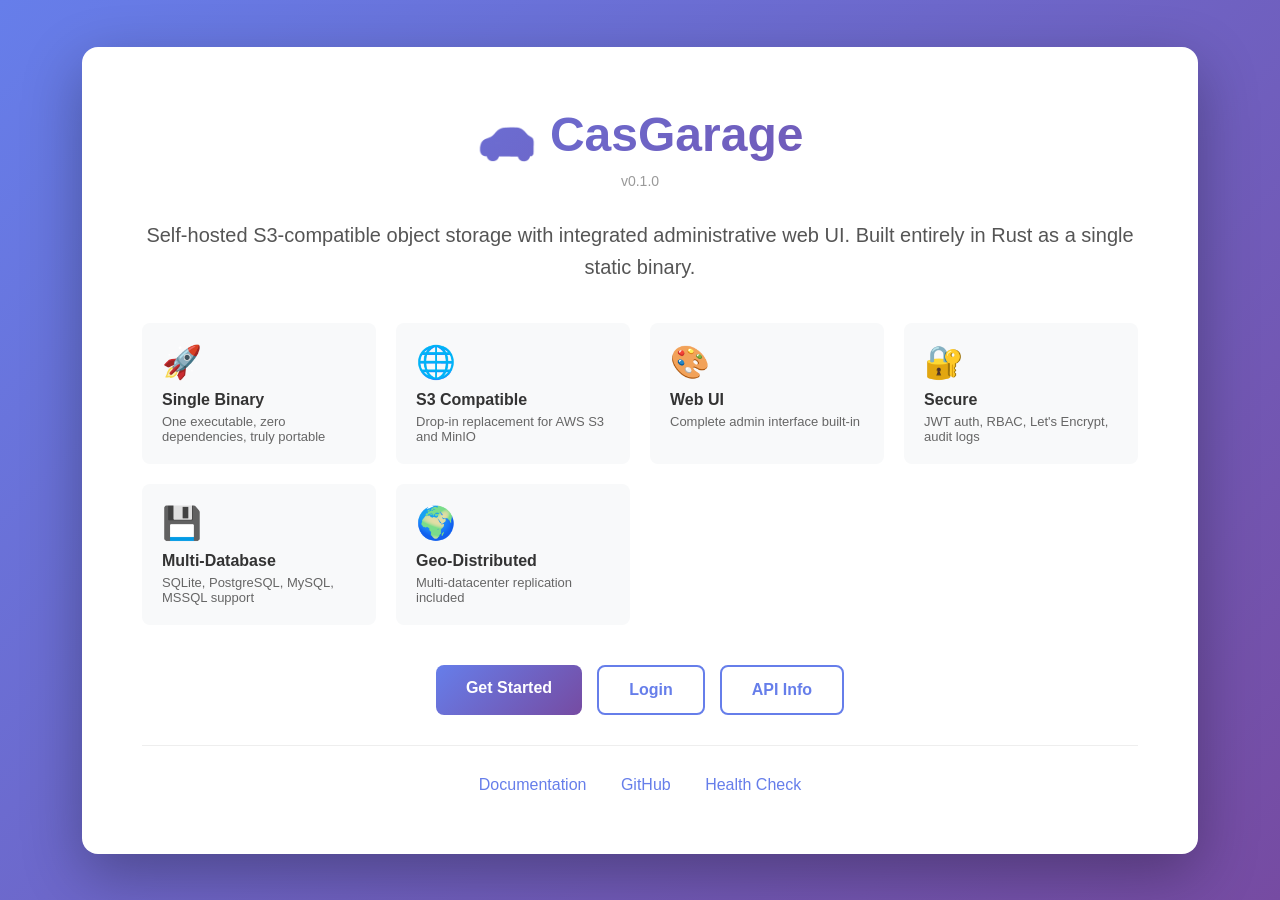
<file: frontend/templates/index.html>
<!DOCTYPE html>
<html lang="en">
<head>
    <meta charset="UTF-8">
    <meta name="viewport" content="width=device-width, initial-scale=1.0">
    <meta name="description" content="CasGarage - Self-hosted S3-compatible object storage">
    <title>CasGarage - S3-Compatible Object Storage</title>
    <style>
        * { margin: 0; padding: 0; box-sizing: border-box; }
        body {
            font-family: -apple-system, BlinkMacSystemFont, 'Segoe UI', Roboto, Oxygen, Ubuntu, Cantarell, sans-serif;
            background: linear-gradient(135deg, #667eea 0%, #764ba2 100%);
            min-height: 100vh;
            display: flex;
            align-items: center;
            justify-content: center;
            padding: 20px;
        }
        .container {
            background: white;
            border-radius: 16px;
            box-shadow: 0 20px 60px rgba(0,0,0,0.3);
            padding: 60px;
            max-width: 800px;
            width: 100%;
            text-align: center;
        }
        h1 {
            font-size: 48px;
            margin-bottom: 10px;
            background: linear-gradient(135deg, #667eea 0%, #764ba2 100%);
            -webkit-background-clip: text;
            -webkit-text-fill-color: transparent;
            background-clip: text;
        }
        .version {
            color: #999;
            font-size: 14px;
            margin-bottom: 30px;
        }
        .tagline {
            font-size: 20px;
            color: #555;
            margin-bottom: 40px;
            line-height: 1.6;
        }
        .features {
            display: grid;
            grid-template-columns: repeat(auto-fit, minmax(200px, 1fr));
            gap: 20px;
            margin: 40px 0;
            text-align: left;
        }
        .feature {
            background: #f8f9fa;
            padding: 20px;
            border-radius: 8px;
        }
        .feature-icon {
            font-size: 32px;
            margin-bottom: 10px;
        }
        .feature-title {
            font-weight: 600;
            color: #333;
            margin-bottom: 5px;
        }
        .feature-desc {
            font-size: 13px;
            color: #666;
        }
        .actions {
            margin-top: 40px;
            display: flex;
            gap: 15px;
            justify-content: center;
            flex-wrap: wrap;
        }
        .btn {
            padding: 14px 30px;
            border-radius: 8px;
            text-decoration: none;
            font-weight: 600;
            transition: transform 0.2s;
            display: inline-block;
        }
        .btn-primary {
            background: linear-gradient(135deg, #667eea 0%, #764ba2 100%);
            color: white;
        }
        .btn-secondary {
            background: white;
            color: #667eea;
            border: 2px solid #667eea;
        }
        .btn:hover {
            transform: translateY(-2px);
        }
        .links {
            margin-top: 30px;
            padding-top: 30px;
            border-top: 1px solid #eee;
        }
        .links a {
            color: #667eea;
            text-decoration: none;
            margin: 0 15px;
        }
        .links a:hover {
            text-decoration: underline;
        }
        @media (max-width: 720px) {
            body { padding: 10px; }
            .container { padding: 30px 20px; width: 98%; }
            h1 { font-size: 36px; }
            .features { grid-template-columns: 1fr; }
        }
        @media (min-width: 720px) {
            .container { width: 90%; max-width: 1200px; }
        }
    </style>
</head>
<body>
    <div class="container">
        <h1>🚗 CasGarage</h1>
        <p class="version">v0.1.0</p>
        <p class="tagline">
            Self-hosted S3-compatible object storage with integrated administrative web UI.
            Built entirely in Rust as a single static binary.
        </p>

        <div class="features">
            <div class="feature">
                <div class="feature-icon">🚀</div>
                <div class="feature-title">Single Binary</div>
                <div class="feature-desc">One executable, zero dependencies, truly portable</div>
            </div>
            <div class="feature">
                <div class="feature-icon">🌐</div>
                <div class="feature-title">S3 Compatible</div>
                <div class="feature-desc">Drop-in replacement for AWS S3 and MinIO</div>
            </div>
            <div class="feature">
                <div class="feature-icon">🎨</div>
                <div class="feature-title">Web UI</div>
                <div class="feature-desc">Complete admin interface built-in</div>
            </div>
            <div class="feature">
                <div class="feature-icon">🔐</div>
                <div class="feature-title">Secure</div>
                <div class="feature-desc">JWT auth, RBAC, Let's Encrypt, audit logs</div>
            </div>
            <div class="feature">
                <div class="feature-icon">💾</div>
                <div class="feature-title">Multi-Database</div>
                <div class="feature-desc">SQLite, PostgreSQL, MySQL, MSSQL support</div>
            </div>
            <div class="feature">
                <div class="feature-icon">🌍</div>
                <div class="feature-title">Geo-Distributed</div>
                <div class="feature-desc">Multi-datacenter replication included</div>
            </div>
        </div>

        <div class="actions">
            <a href="/setup/register" class="btn btn-primary">Get Started</a>
            <a href="/login" class="btn btn-secondary">Login</a>
            <a href="/api/v1/info" class="btn btn-secondary">API Info</a>
        </div>

        <div class="links">
            <a href="https://casgarage.readthedocs.io" target="_blank">Documentation</a>
            <a href="https://github.com/casapps/casgarage" target="_blank">GitHub</a>
            <a href="/api/v1/health">Health Check</a>
        </div>
    </div>
</body>
</html>
</file>
